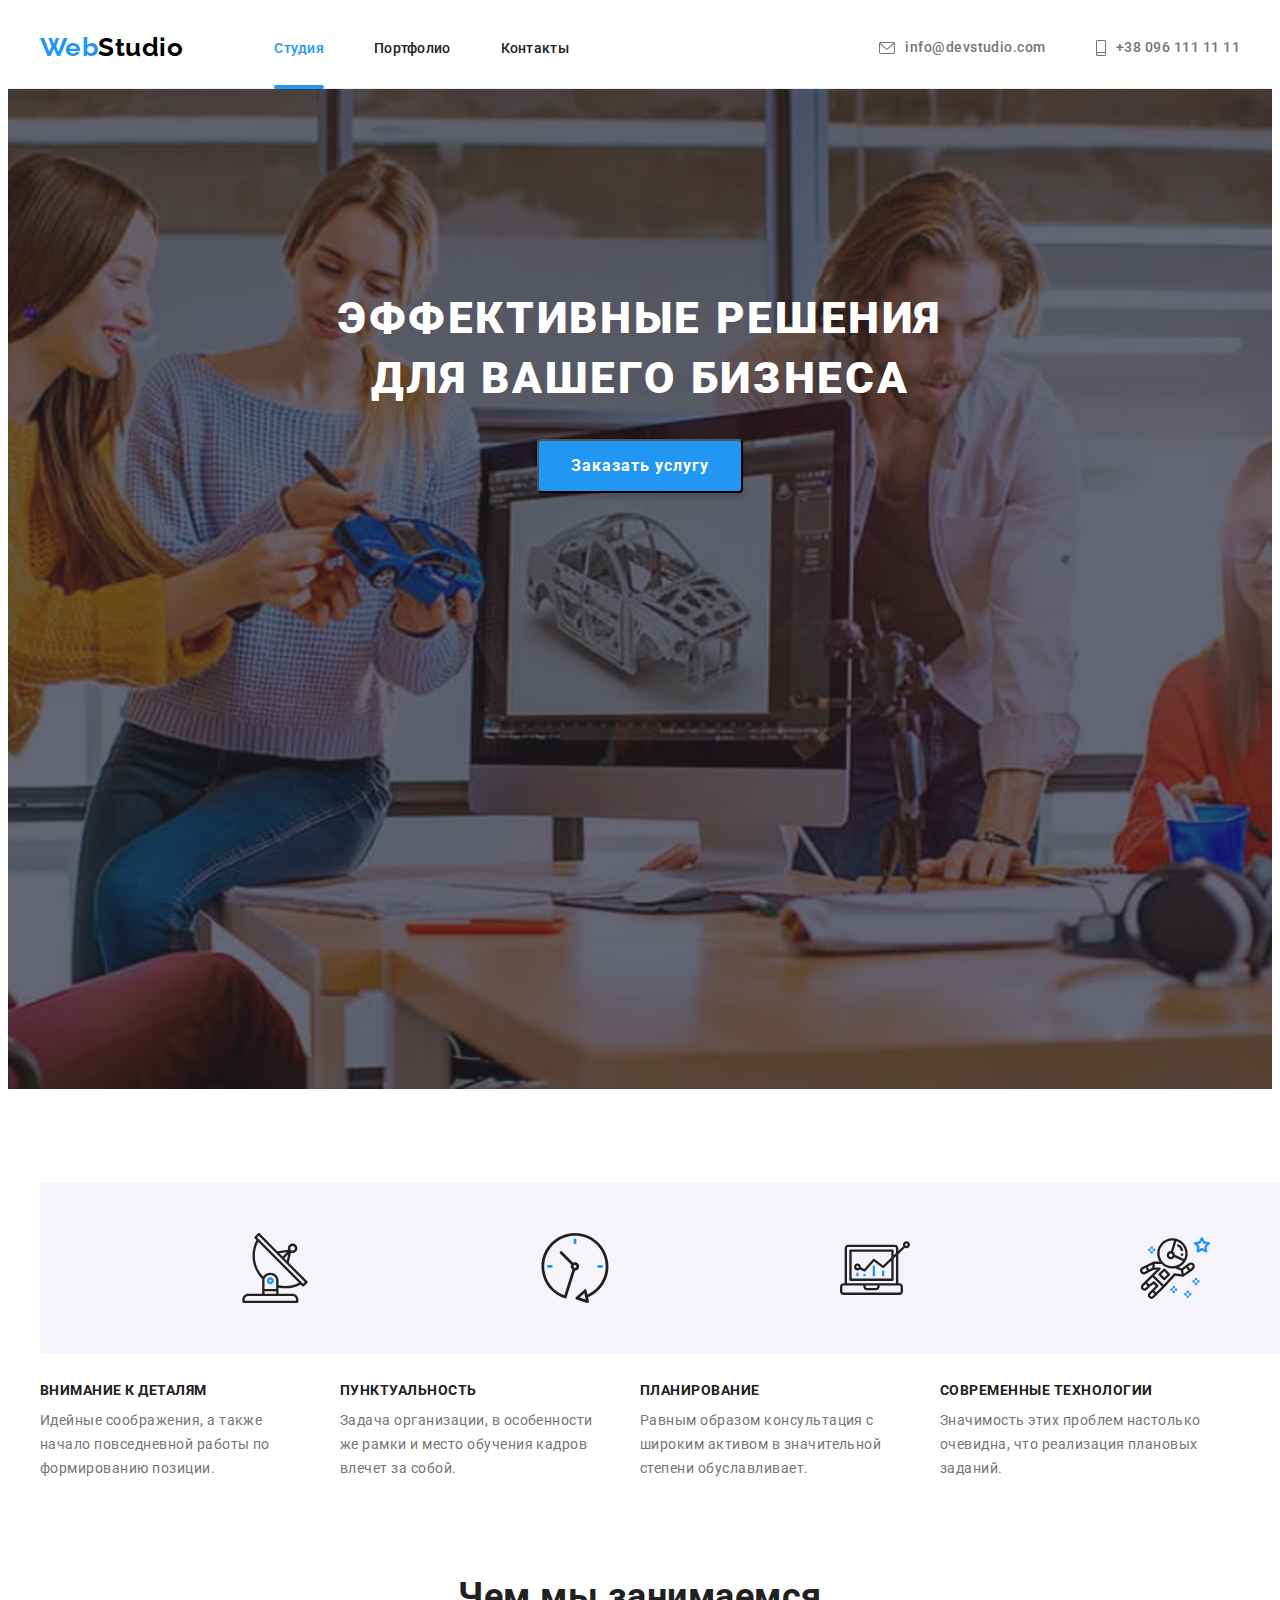
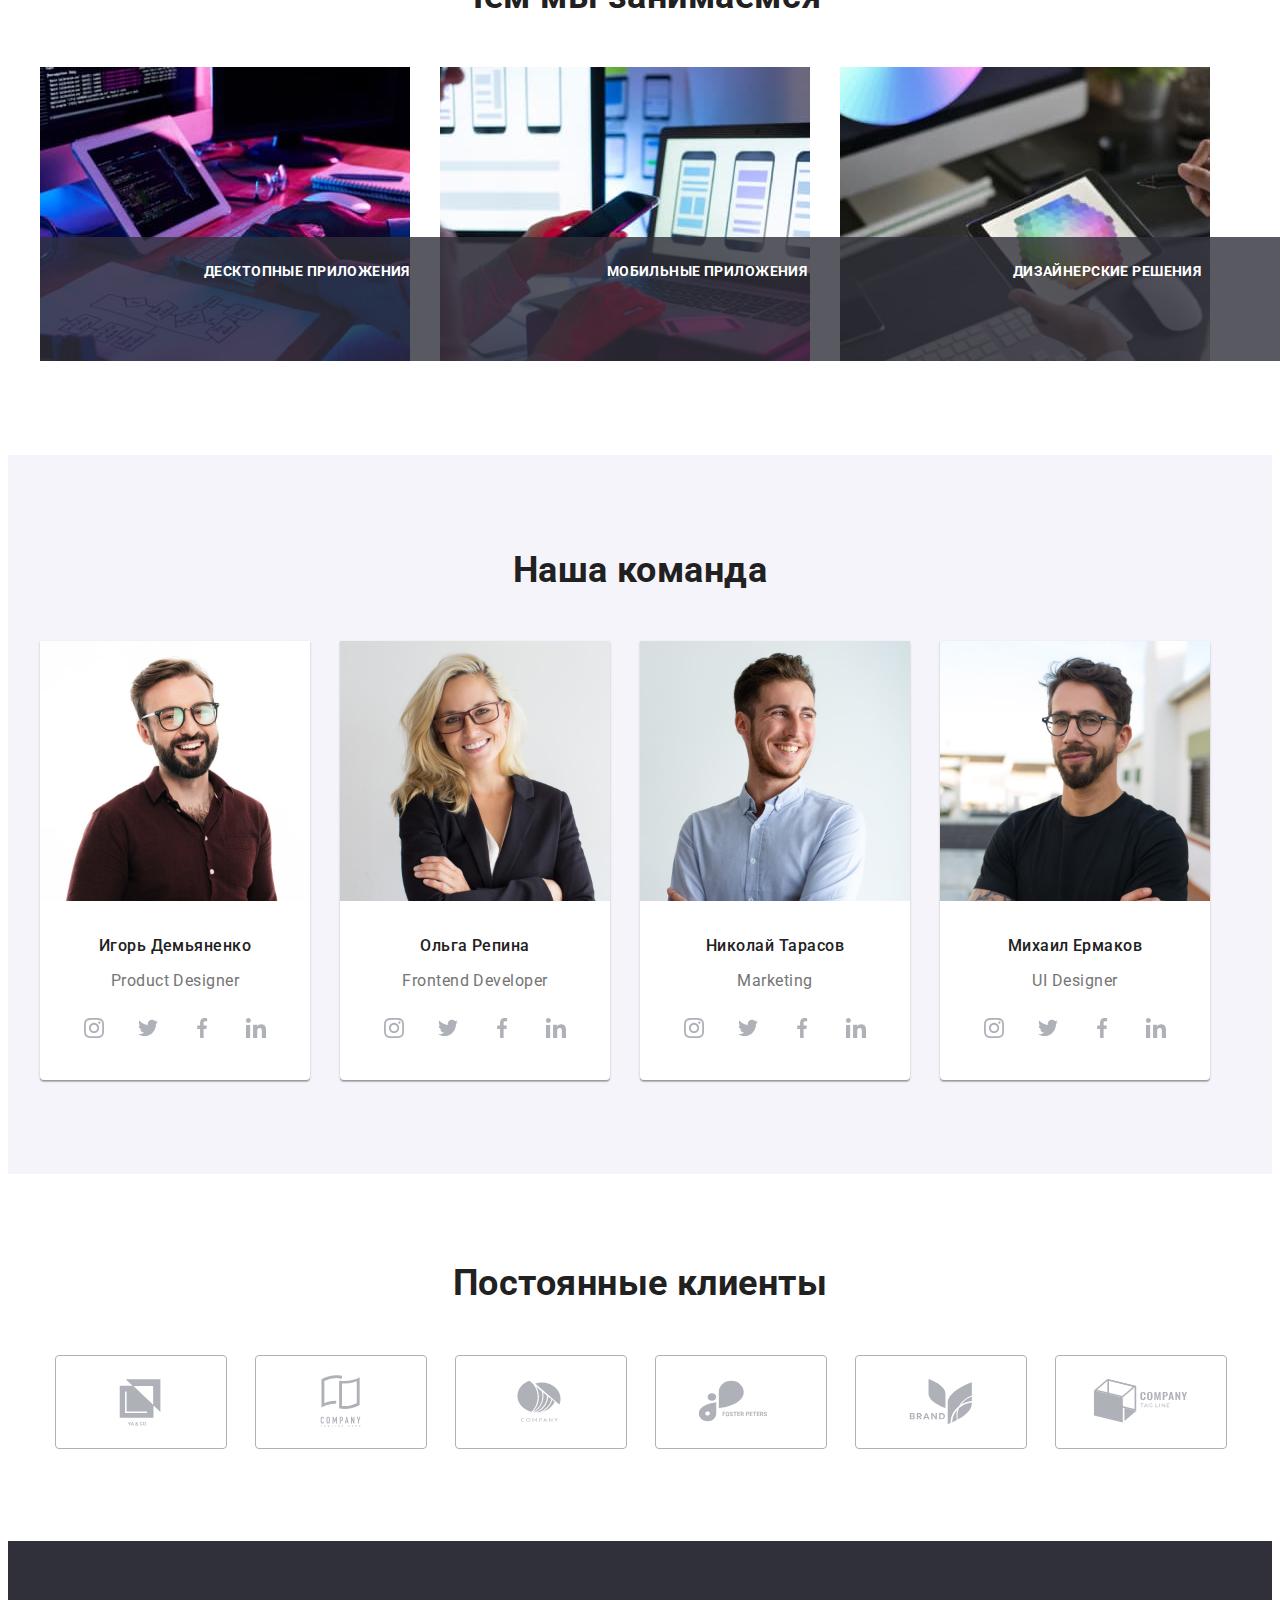
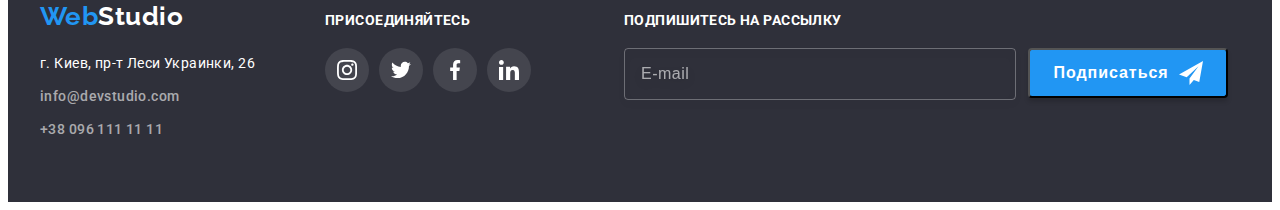
<file: index.html>
<!DOCTYPE html>
<html lang="ru">
<head>
    <meta charset="UTF-8">
    <meta http-equiv="X-UA-Compatible" content="IE=edge">
    <meta name="viewport" content="width=device-width, initial-scale=1.0">
    <title>Document</title>
    <link rel="preconnect" href="https://fonts.googleapis.com">
    <link rel="preconnect" href="https://fonts.gstatic.com" crossorigin>
    <link href="https://fonts.googleapis.com/css2?family=Raleway:wght@700&family=Roboto:wght@400;500;700;900&display=swap"
          rel="stylesheet">
    <link rel="stylesheet" href="https://cdnjs.cloudflare.com/ajax/libs/modern-normalize/1.1.0/modern-normalize.min.css"
          integrity="sha512-wpPYUAdjBVSE4KJnH1VR1HeZfpl1ub8YT/NKx4PuQ5NmX2tKuGu6U/JRp5y+Y8XG2tV+wKQpNHVUX03MfMFn9Q=="
          crossorigin="anonymous" referrerpolicy="no-referrer" />
    <link rel="stylesheet" href="./css/main.min.css">
</head>
<body>
    
    <!--Шапка сайта-->
        <header class="header">
        <div class="header__container container">
        <nav class="header__nav">
        <a href="" class="logo link"><span class="logo__web">Web</span>Studio </a>

        <ul class="site__nav list">
            <li class="site__item"> <a href="" class="site__link link current">Студия</a> </li>
            <li class="site__item"> <a href="./portfolio.html" class="site__link link">Портфолио</a> </li>
            <li class="site__item"> <a href="" class="site__link link">Контакты</a> </li>
        </ul>
        </nav>
        <ul class="contact__list list">
            <li class="contact__mail">
                <a href="mailto:info@devstudio.com" class="contact link">
                    <svg class="contact__envelope">
                        <use href="./images/icons.svg#icon-envelope"></use>
                    </svg>
                    info@devstudio.com</a>
            </li>
            <li class="contact__phone">
                <a href="tel:+380961111111" class="contact link">
                    <svg class="contact__smartphone">
                        <use href="./images/icons.svg#icon-smartphone"></use>
                    </svg>
                    +38 096 111 11 11</a>
            </li>
        </ul>
        </div>
        </header>
        
        <main>
    <!--Блок герой-->
        <section class="hero overlay">
            <div class="container">
            <h1 class="hero__title">Эффективные решения для вашего бизнеса</h1>
            <button type="button" class="hero__button" data-modal-open>Заказать услугу</button>
            </div>
        </section>
    
    <!--Наши приемущества-->
        <section class="benefits section">
            <div class="container">
            <h2 class="benefits__title visually-hidden">Наши приемущества</h2>
            <ul class="benefits__list list">
                <li class="benefits__item">
                    <div class="benefits__bg">
                        <svg class="benefits__icon antenna">
                            <use href="./images/icons.svg#icon-antenna"></use>
                        </svg>
                    </div>
                    <h3 class="benefits__subject">Внимание к деталям</h3>
                    <p class="benefits__text">Идейные соображения, а также начало повседневной работы по формированию позиции.</p>
                </li>
                <li class="benefits__item">
                    <div class="benefits__bg">
                        <svg class="benefits__icon clock">
                            <use href="./images/icons.svg#icon-clock"></use>
                        </svg>
                    </div>
                    <h3 class="benefits__subject">Пунктуальность</h3>
                    <p class="benefits__text">Задача организации, в особенности же рамки и место обучения кадров влечет за собой.</p>
                </li>
                <li class="benefits__item">
                    <div class="benefits__bg">
                        <svg class="benefits__icon">
                            <use href="./images/icons.svg#icon-diagram"></use>
                        </svg>
                    </div>
                    <h3 class="benefits__subject">Планирование</h3>
                    <p class="benefits__text">Равным образом консультация с широким активом в значительной степени обуславливает.</p>
                </li>
                <li class="benefits__item">
                    <div class="benefits__bg">
                        <svg class="benefits__icon">
                            <use href="./images/icons.svg#icon-astronaut"></use>
                        </svg>
                    </div>
                    <h3 class="benefits__subject">Современные технологии</h3>
                    <p class="benefits__text">Значимость этих проблем настолько очевидна, что реализация плановых заданий.</p>
                </li>
            </ul>
            </div>
        </section>

    <!--Чем мы занимаемся-->  
        <section class="work section">
            <div class="container">
                <h2 class="work__title">Чем мы занимаемся</h2>
                <ul class="work__list list">
                    <li class="work__item">
                        <img src="./images/img1.jpg" alt="работа с планшетом на клавиатуре" width="370" height="294">
                        <p class="work__text">Десктопные приложения</p>
                    </li>
                    <li class="work__item">
                        <img src="./images/img2.jpg" alt="человек с телефоном и ноутбуком" width="370" height="294">
                        <p class="work__text">Мобильные приложения</p>
                    </li>
                    <li class="work__item">
                        <img src="./images/img3.jpg" alt="работа с планшетом" width="370" height="294">
                        <p class="work__text">Дизайнерские решения</p>
                    </li>
                </ul>
            </div>
        </section>
     <!--Наша команда-->
        <section class="team section">
            <div class="container">
            <h2 class="team__title">Наша команда</h2>
            <ul class="team__list list">
                <li class="team__members">
                    <img src="./images/imgIgor.jpg" alt="Фото Игоря" width="270" height="260">
                    <div class="team__text">
                    <h3 class="team__subject">Игорь Демьяненко</h3>
                    <p lang="en" class="team__item">Product Designer</p>
                    <ul class="network__list list">
                        <li class="network__item">
                            <a href="" class="network__link">
                                <svg class="network__icon" width="20" height="20">
                                    <use href="./images/icons.svg#icon-instagram"></use>
                                </svg>
                            </a>
                        </li>
                        <li class="network__item">
                            <a href="" class="network__link">
                                <svg class="network__icon" width="20" height="20">
                                    <use href="./images/icons.svg#icon-twitter"></use>
                                </svg>
                            </a>
                        </li>
                        <li class="network__item">
                            <a href="" class="network__link">
                                <svg class="network__icon" width="20" height="20">
                                    <use href="./images/icons.svg#icon-facebook"></use>
                                </svg>
                            </a>
                        </li>
                        <li class="network__item">
                            <a href="" class="network__link">
                                <svg class="network__icon" width="20" height="20">
                                    <use href="./images/icons.svg#icon-linkedin"></use>
                                </svg>
                            </a>
                        </li>
                    </ul>
                    </div>
                </li>
                <li class="team__members">
                    <img src="./images/imgOlga.jpg" alt="Фото Ольги" width="270" height="260">
                    <div class="team__text">
                    <h3 class="team__subject">Ольга Репина</h3>
                    <p lang="en" class="team__item">Frontend Developer</p>
                    <ul class="network__list list">
                        <li class="network__item">
                            <a href="" class="network__link">
                                <svg class="network__icon" width="20" height="20">
                                    <use href="./images/icons.svg#icon-instagram"></use>
                                </svg>
                            </a>
                        </li>
                        <li class="network__item">
                            <a href="" class="network__link">
                                <svg class="network__icon" width="20" height="20">
                                    <use href="./images/icons.svg#icon-twitter"></use>
                                </svg>
                            </a>
                        </li>
                        <li class="network__item">
                            <a href="" class="network__link">
                                <svg class="network__icon" width="20" height="20">
                                    <use href="./images/icons.svg#icon-facebook"></use>
                                </svg>
                            </a>
                        </li>
                        <li class="network__item">
                            <a href="" class="network__link">
                                <svg class="network__icon" width="20" height="20">
                                    <use href="./images/icons.svg#icon-linkedin"></use>
                                </svg>
                            </a>
                        </li>
                    </ul>
                    </div>
                </li>
                <li class="team__members">
                    <img src="./images/imgNik.jpg" alt="Фото Николая" width="270" height="260">
                    <div class="team__text">
                    <h3 class="team__subject">Николай Тарасов</h3>
                    <p lang="en" class="team__item">Marketing</p>
                    <ul class="network__list list">
                        <li class="network__item">
                            <a href="" class="network__link">
                                <svg class="network__icon" width="20" height="20">
                                    <use href="./images/icons.svg#icon-instagram"></use>
                                </svg>
                            </a>
                        </li>
                        <li class="network__item">
                            <a href="" class="network__link">
                                <svg class="network__icon" width="20" height="20">
                                    <use href="./images/icons.svg#icon-twitter"></use>
                                </svg>
                            </a>
                        </li>
                        <li class="network__item">
                            <a href="" class="network__link">
                                <svg class="network__icon" width="20" height="20">
                                    <use href="./images/icons.svg#icon-facebook"></use>
                                </svg>
                            </a>
                        </li>
                        <li class="network__item">
                            <a href="" class="network__link">
                                <svg class="network__icon" width="20" height="20">
                                    <use href="./images/icons.svg#icon-linkedin"></use>
                                </svg>
                            </a>
                        </li>
                    </ul>
                    </div>
                </li>
                <li class="team__members">
                    <img src="./images/imgMichail.jpg" alt="Фото Михаила" width="270" height="260">
                    <div class="team__text">
                    <h3 class="team__subject">Михаил Ермаков</h3>
                    <p lang="en" class="team__item">UI Designer</p>
                    <ul class="network__list list">
                        <li class="network__item">
                            <a href="" class="network__link">
                                <svg class="network__icon" width="20" height="20">
                                    <use href="./images/icons.svg#icon-instagram"></use>
                                </svg>
                            </a>
                        </li>
                        <li class="network__item">
                            <a href="" class="network__link">
                                <svg class="network__icon" width="20" height="20">
                                    <use href="./images/icons.svg#icon-twitter"></use>
                                </svg>
                            </a>
                        </li>
                        <li class="network__item">
                            <a href="" class="network__link">
                                <svg class="network__icon" width="20" height="20">
                                    <use href="./images/icons.svg#icon-facebook"></use>
                                </svg>
                            </a>
                        </li>
                        <li class="network__item">
                            <a href="" class="network__link">
                                <svg class="network__icon" width="20" height="20">
                                    <use href="./images/icons.svg#icon-linkedin"></use>
                                </svg>
                            </a>
                        </li>
                    </ul>
                    </div>
                </li>
            </ul>
            </div>
        </section>
    <!--Постоянные клиенты-->
        <section class="clients">
            <div class="container">
                <h2 class="clients__title">Постоянные клиенты</h2>
                <ul class="clients__list list">
                    <li class="clients__item">
                        <a href="" class="cliets__link">
                            <svg class="clients__icon" width="106" height="60">
                                <use href="./images/icons.svg#icon-Logo1"></use>
                            </svg>
                        </a>
                    </li>
                    <li class="clients__item">
                        <a href="" class="cliets__link">
                            <svg class="clients__icon" width="106" height="60">
                                <use href="./images/icons.svg#icon-Logo2"></use>
                            </svg>
                        </a>
                    </li>
                    <li class="clients__item">
                        <a href="" class="cliets__link">
                            <svg class="clients__icon" width="106" height="60">
                                <use href="./images/icons.svg#icon-Logo3"></use>
                            </svg>
                        </a>
                    </li>
                    <li class="clients__item">
                        <a href="" class="cliets__link">
                            <svg class="clients__icon" width="106" height="60">
                                <use href="./images/icons.svg#icon-Logo4"></use>
                            </svg>
                        </a>
                    </li>
                    <li class="clients__item">
                        <a href="" class="cliets__link">
                            <svg class="clients__icon" width="106" height="60">
                                <use href="./images/icons.svg#icon-Logo5"></use>
                            </svg>
                        </a>
                    </li>
                    <li class="clients__item">
                        <a href="" class="cliets__link">
                            <svg class="clients__icon" width="106" height="60">
                                <use href="./images/icons.svg#icon-Logo6"></use>
                            </svg>
                        </a>
                    </li>
                </ul>
            </div>
        </section>

    </main>

    <!--Футер-->
        <footer class="footer">
            <div class="footer__container container">
                <div class="footer__adress">
            <a href="" class="footer__logo link"><span class="footer__web">Web</span>Studio </a>
            <address class="footer__card">
                <p class="footer__location">г. Киев, пр-т Леси Украинки, 26 </p>
                <ul class="footer__list list"> 
                <li class="footer__mail"><a href="mailto:info@devstudio.com" class="footer__contact link">info@devstudio.com</a> </li>
                <li class="footer__phone"><a href="tel:+380961111111" class="footer__contact link">+38 096 111 11 11</a></li>
                </ul>
            </address>
                </div>
            <div class="social__container">
                <p class="social__title">присоединяйтесь</p>
                <ul class="social__list list">
                    <li class="social__item">
                        <a href="" class="social__link">
                            <svg class="social__icon" width="20" height="20">
                                <use href="./images/icons.svg#icon-instagram"></use>
                            </svg>
                        </a>
                    </li>
                    <li class="social__item">
                        <a href="" class="social__link">
                            <svg class="social__icon" width="20" height="20">
                                <use href="./images/icons.svg#icon-twitter"></use>
                            </svg>
                        </a>
                    </li>
                    <li class="social__item">
                        <a href="" class="social__link">
                            <svg class="social__icon" width="20" height="20">
                                <use href="./images/icons.svg#icon-facebook"></use>
                            </svg>
                        </a>
                    </li>
                    <li class="social__item">
                        <a href="" class="social__link">
                            <svg class="social__icon" width="20" height="20">
                                <use href="./images/icons.svg#icon-linkedin"></use>
                            </svg>
                        </a>
                    </li>
                </ul>
            </div>
            <div class="footer__wrap">
                <p class="footer__text">Подпишитесь на рассылку</p>
                <form action="#" class="subscribe">
                    <input type="email" class="subscribe__input" name="email" placeholder="E-mail">
                    <button type="submit" class="subscribe__button">Подписаться
                        <svg class="subscribe__icon" width="24" height="24">
                            <use href="./images/icons.svg#icon-send"></use>
                        </svg>
                    </button>
                </form>
            </div>
            </div>
        </footer> 
    <!--Модалка-->
    <div class="backdrop is-hidden" data-modal>
        <div class="modal">
            <button type="button" class="modal__button" data-modal-close>
                <svg class="modal__close" width="18" height="18">
                    <use href="./images/icons.svg#icon-close"></use>
                </svg>
            </button>
            <p class="modal__title">Оставьте свои данные, мы вам перезвоним</p>
            <form action="#" class="form">
                <div class="form__field">
                    <label for="name" class="form__label">Имя</label>
                    <span class="form__wrap">
                    <input type="text" id="name" name="name" class="form__input" placeholder=" ">
                        <svg class="form__icon" width="18" height="18">
                            <use href="./images/icons.svg#icon-person"></use>
                        </svg>
                    </span>
                </div>
                <div class="form__field">
                    <label for="tel" class="form__label">Телефон</label>
                    <span class="form__wrap">
                    <input type="tel" id="tel" name="tel" class="form__input" placeholder=" ">
                        <svg class="form__icon" width="18" height="18">
                            <use href="./images/icons.svg#icon-phone"></use>
                        </svg>
                    </span>
                </div>
                <div class="form__field">
                    <label for="email" class="form__label">Почта</label>
                    <span class="form__wrap">
                    <input type="email" id="email" name="email" class="form__input" placeholder=" ">
                        <svg class="form__icon" width="18" height="18">
                            <use href="./images/icons.svg#icon-email"></use>
                        </svg>
                    </span>
                </div>
                <div class="form__field">
                    <label for="comments" class="form__label">Комментарий</label>
                    <textarea name="comments" id="comments" class="form__comments" placeholder="Введите текст"></textarea>
                </div>
                <div class="form__field">
                    <input type="checkbox" name="policy" id="policy" class="check visually-hidden">
                    <label for="policy" class="check__text">
                        <span class="check__item">
                        <svg class="check__icon" width="11" height="8">
                            <use href="./images/icons.svg#icon-check"></use>
                        </svg>
                        </span>Соглашаюсь с рассылкой и принимаю&nbsp;<a href="" class="check__link">Условия договора</a>
                    </label>
                </div>
                <button type="submit" class="button__send">Отправить</button>
            </form>
        </div>
    </div>
        <script src="./js/modal.js"></script>
</body>
</html>
</file>
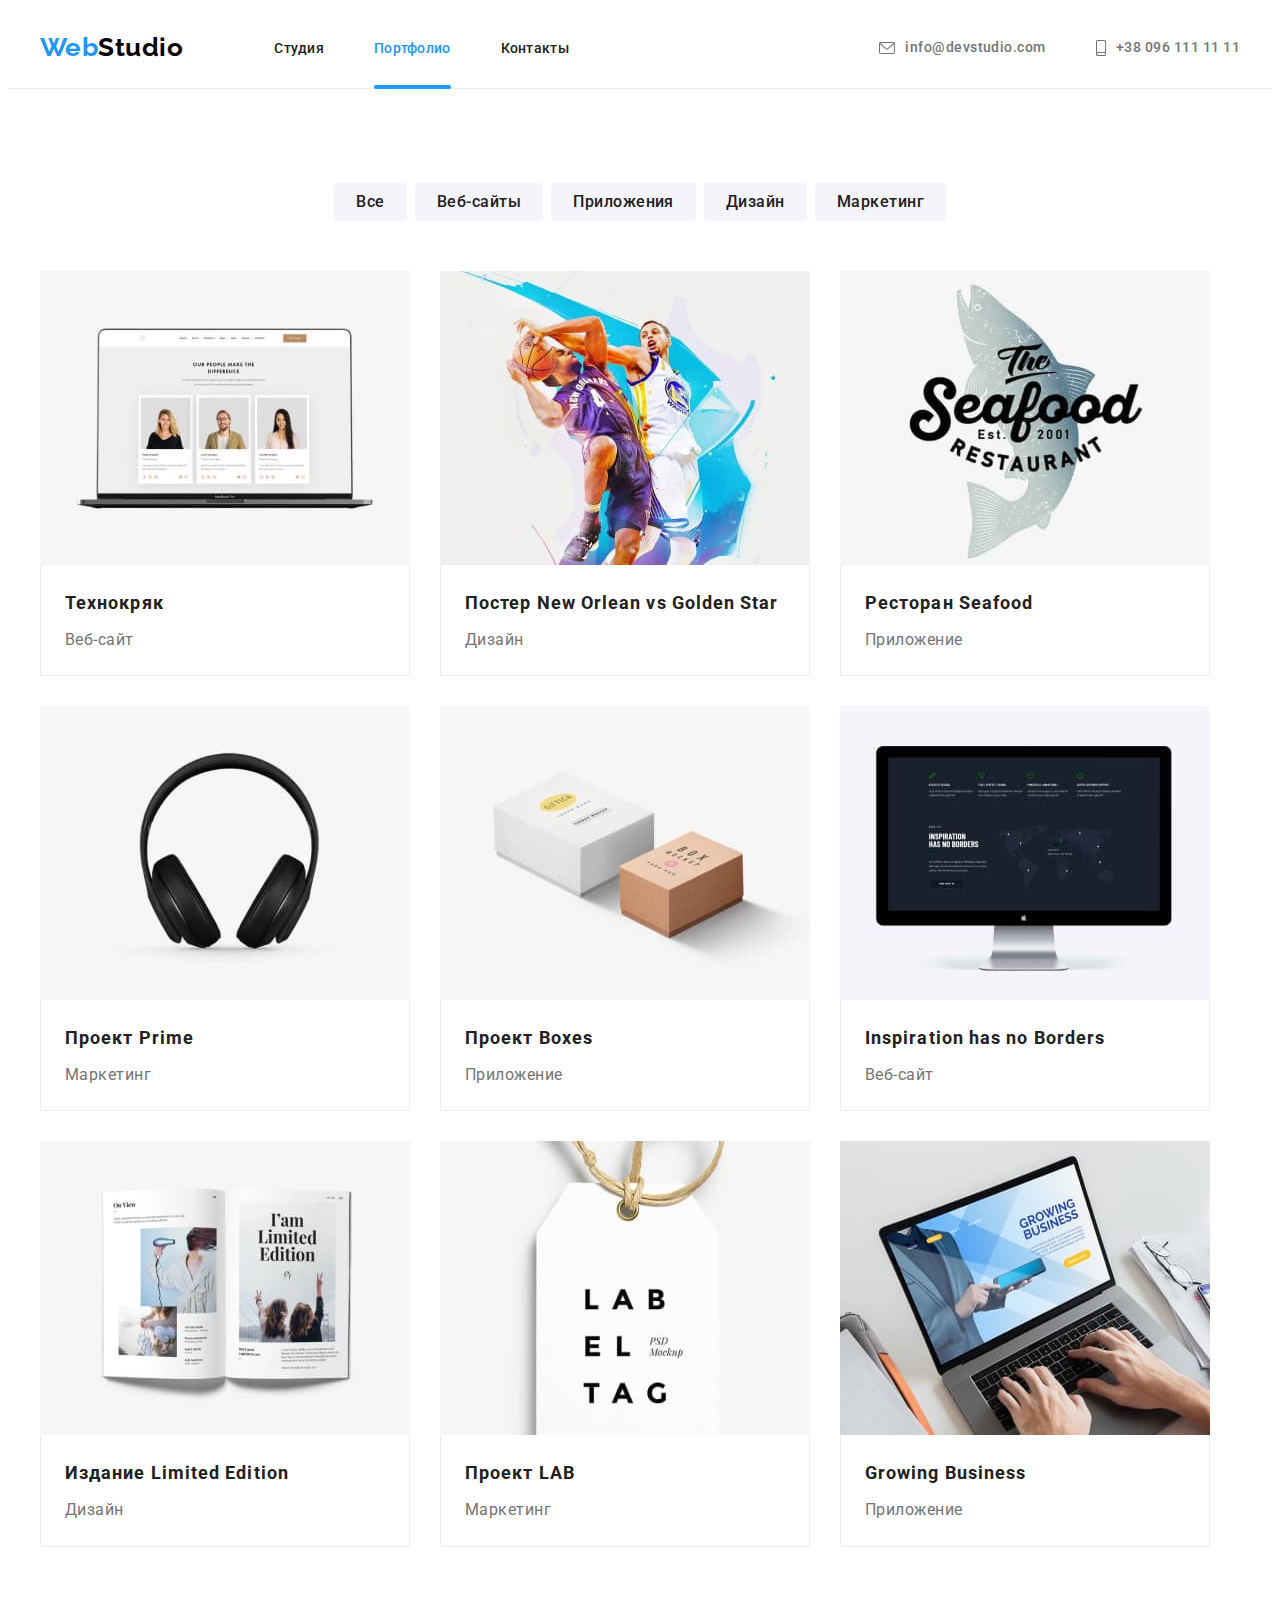
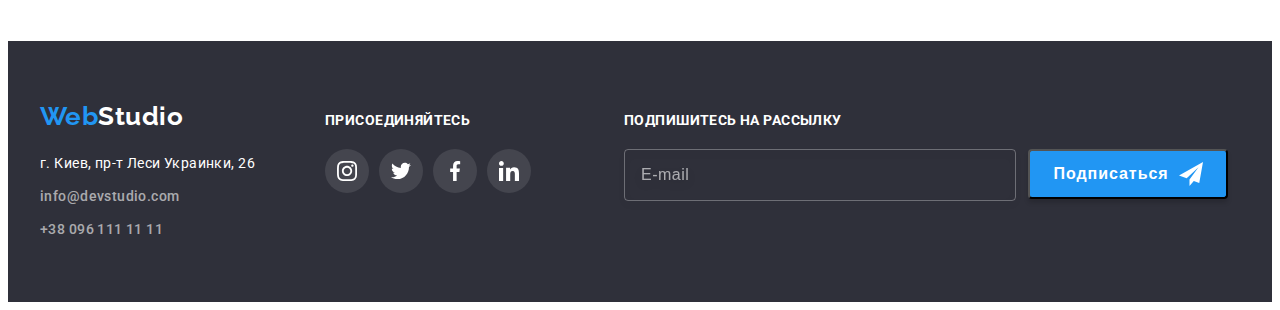
<file: portfolio.html>
<!DOCTYPE html>
<html lang="ru">

<head>
    <meta charset="UTF-8">
    <meta http-equiv="X-UA-Compatible" content="IE=edge">
    <meta name="viewport" content="width=device-width, initial-scale=1.0">
    <title>Document</title>
    <link rel="preconnect" href="https://fonts.googleapis.com">
    <link rel="preconnect" href="https://fonts.gstatic.com" crossorigin>
    <link href="https://fonts.googleapis.com/css2?family=Raleway:wght@700&family=Roboto:wght@400;500;700;900&display=swap"
          rel="stylesheet">
    <link rel="stylesheet" href="https://cdnjs.cloudflare.com/ajax/libs/modern-normalize/1.1.0/modern-normalize.min.css"
          integrity="sha512-wpPYUAdjBVSE4KJnH1VR1HeZfpl1ub8YT/NKx4PuQ5NmX2tKuGu6U/JRp5y+Y8XG2tV+wKQpNHVUX03MfMFn9Q=="
          crossorigin="anonymous" referrerpolicy="no-referrer" />
    <link rel="stylesheet" href="./css/main.min.css">
</head>

<body>

    <!--Шапка сайта-->
    <header class="header">
        <div class="header__container container">
            <nav class="header__nav">
                <a href="" class="logo link"><span class="logo__web">Web</span>Studio </a>
    
                <ul class="site__nav list">
                    <li class="site__item"> <a href="./index.html" class="site__link link">Студия</a> </li>
                    <li class="site__item"> <a href="./portfolio.html" class="site__link link current">Портфолио</a> </li>
                    <li class="site__item"> <a href="" class="site__link link">Контакты</a> </li>
                </ul>
            </nav>
            <ul class="contact__list list">
                <li class="contact__mail">
                    <a href="mailto:info@devstudio.com" class="contact link">
                        <svg class="contact__envelope">
                            <use href="./images/icons.svg#icon-envelope"></use>
                        </svg>
                        info@devstudio.com</a>
                </li>
                <li class="contact__phone">
                    <a href="tel:+380961111111" class="contact link">
                        <svg class="contact__smartphone">
                            <use href="./images/icons.svg#icon-smartphone"></use>
                        </svg>
                        +38 096 111 11 11</a>
                </li>
            </ul>
        </div>
    </header>
    <!-- Наши роботы -->
    <main>
        <section class="features section">
            <div class="container">
            <h1 class="features__title visually-hidden">Наши работы</h1>
            <ul class="features__list list">
                <li class="features__item"><button type="button" class="features__btn">Все</button></li>
                <li class="features__item"><button type="button" class="features__btn">Веб-сайты</button></li>
                <li class="features__item"><button type="button" class="features__btn">Приложения</button></li>
                <li class="features__item"><button type="button" class="features__btn">Дизайн</button></li>
                <li class="features__item"><button type="button" class="features__btn">Маркетинг</button></li>
            </ul>

            <ul class="examples__list list">
                <li class="examples__items">
                    <a href="" class="examples__link link">
                        <div class="examples__wrap">
                        <img src="./images/technocriak.jpg" alt="Технокряк" width="370" height="294">
                        <p class="examples__description">Технокряк это современная площадка распространения коронавируса. 
                            Компании используют эту платформу для цифрового
                            шпионажа и атак на защищённые сервера конкурентов.
                        </p>
                        </div>
                        <div class="examples__thumb">
                        <h2 class="examples__title">Технокряк</h2>
                        <p class="examples__text">Веб-сайт</p>
                        </div>
                    </a>
                </li>
                <li class="examples__items">
                    <a href="" class="examples__link link">
                        <div class="examples__wrap">
                        <img src="./images/poster.jpg" alt="Постер команд" width="370" height="294">
                        <p class="examples__description">Технокряк это современная площадка распространения коронавируса.
                            Компании используют эту платформу для цифрового
                            шпионажа и атак на защищённые сервера конкурентов.
                        </p>
                        </div>
                        <div class="examples__thumb">
                        <h2 class="examples__title">Постер New Orlean vs Golden Star</h2>
                        <p class="examples__text">Дизайн</p>
                        </div>
                    </a>
                </li>
                <li class="examples__items">
                    <a href="" class="examples__link link">
                        <div class="examples__wrap">
                        <img src="./images/restoran.jpg" alt="Логотип ресторана" width="370" height="294">
                        <p class="examples__description">Технокряк это современная площадка распространения коронавируса.
                            Компании используют эту платформу для цифрового
                            шпионажа и атак на защищённые сервера конкурентов.
                        </p>
                        </div>
                        <div class="examples__thumb">
                        <h2 class="examples__title">Ресторан Seafood</h2>
                        <p class="examples__text">Приложение</p>
                        </div>
                    </a>
                </li>
                <li class="examples__items">
                    <a href="" class="examples__link link">
                        <div class="examples__wrap">
                        <img src="./images/prime.jpg" alt="Наушники" width="370" height="294">
                        <p class="examples__description">Технокряк это современная площадка распространения коронавируса.
                            Компании используют эту платформу для цифрового
                            шпионажа и атак на защищённые сервера конкурентов.
                        </p>
                        </div>
                        <div class="examples__thumb">
                        <h2 class="examples__title">Проект Prime</h2>
                        <p class="examples__text">Маркетинг</p>
                        </div>
                    </a>
                </li>
                <li class="examples__items">
                    <a href="" class="examples__link link">
                        <div class="examples__wrap">
                        <img src="./images/boxes.jpg" alt="Коробочки" width="370" height="294">
                        <p class="examples__description">Технокряк это современная площадка распространения коронавируса.
                            Компании используют эту платформу для цифрового
                            шпионажа и атак на защищённые сервера конкурентов.
                        </p>
                        </div>
                        <div class="examples__thumb">
                        <h2 class="examples__title">Проект Boxes</h2>
                        <p class="examples__text">Приложение</p>
                        </div>
                    </a>
                </li>
                <li class="examples__items">
                    <a href="" class="examples__link link">
                        <div class="examples__wrap">
                        <img src="./images/ispiration.jpg" alt="Монитор" width="370" height="294">
                        <p class="examples__description">Технокряк это современная площадка распространения коронавируса.
                            Компании используют эту платформу для цифрового
                            шпионажа и атак на защищённые сервера конкурентов.
                        </p>
                        </div>
                        <div class="examples__thumb">
                        <h2 class="examples__title">Inspiration has no Borders</h2>
                        <p class="examples__text">Веб-сайт</p>
                        </div>
                    </a>
                </li>
                <li class="examples__items">
                    <a href="" class="examples__link link">
                        <div class="examples__wrap">
                        <img src="./images/edition.jpg" alt="Книга" width="370" height="294">
                        <p class="examples__description">Технокряк это современная площадка распространения коронавируса.
                            Компании используют эту платформу для цифрового
                            шпионажа и атак на защищённые сервера конкурентов.
                        </p>
                        </div>
                        <div class="examples__thumb">
                        <h2 class="examples__title">Издание Limited Edition</h2>
                        <p class="examples__text">Дизайн</p>
                        </div>
                    </a>
                </li>
                <li class="examples__items">
                    <a href="" class="examples__link link">
                        <div class="examples__wrap">
                        <img src="./images/projectlab.jpg" alt="Ярлычок" width="370" height="294">
                        <p class="examples__description">Технокряк это современная площадка распространения коронавируса.
                            Компании используют эту платформу для цифрового
                            шпионажа и атак на защищённые сервера конкурентов.
                        </p>
                        </div>
                        <div class="examples__thumb">
                        <h2 class="examples__title">Проект LAB</h2>
                        <p class="examples__text">Маркетинг</p>
                        </div>
                    </a>
                </li>
                <li class="examples__items">
                    <a href="" class="examples__link link">
                        <div class="examples__wrap">
                        <img src="./images/growingbusines.jpg" alt="Ноутбук" width="370" height="294">
                        <p class="examples__description">Технокряк это современная площадка распространения коронавируса.
                            Компании используют эту платформу для цифрового
                            шпионажа и атак на защищённые сервера конкурентов.
                        </p>
                        </div>
                        <div class="examples__thumb">
                        <h2 class="examples__title">Growing Business</h2>
                        <p class="examples__text">Приложение</p>
                        </div>
                    </a>
                </li>


            </ul>
            </div>
        </section>


    </main>

    <!--Футер-->
    <footer class="footer">
        <div class="footer__container container">
            <div class="footer__adress">
                <a href="" class="footer__logo link"><span class="footer__web">Web</span>Studio </a>
                <address class="footer__card">
                    <p class="footer__location">г. Киев, пр-т Леси Украинки, 26 </p>
                    <ul class="footer__list list">
                        <li class="footer__mail"><a href="mailto:info@devstudio.com"
                                class="footer__contact link">info@devstudio.com</a> </li>
                        <li class="footer__phone"><a href="tel:+380961111111" class="footer__contact link">+38 096 111 11
                                11</a></li>
                    </ul>
                </address>
            </div>
            <div class="social__container">
                <p class="social__title">присоединяйтесь</p>
                <ul class="social__list list">
                    <li class="social__item">
                        <a href="" class="social__link">
                            <svg class="social__icon" width="20" height="20">
                                <use href="./images/icons.svg#icon-instagram"></use>
                            </svg>
                        </a>
                    </li>
                    <li class="social__item">
                        <a href="" class="social__link">
                            <svg class="social__icon" width="20" height="20">
                                <use href="./images/icons.svg#icon-twitter"></use>
                            </svg>
                        </a>
                    </li>
                    <li class="social__item">
                        <a href="" class="social__link">
                            <svg class="social__icon" width="20" height="20">
                                <use href="./images/icons.svg#icon-facebook"></use>
                            </svg>
                        </a>
                    </li>
                    <li class="social__item">
                        <a href="" class="social__link">
                            <svg class="social__icon" width="20" height="20">
                                <use href="./images/icons.svg#icon-linkedin"></use>
                            </svg>
                        </a>
                    </li>
                </ul>
            </div>
            <div class="footer__wrap">
                <p class="footer__text">Подпишитесь на рассылку</p>
                <form action="#" class="subscribe">
                    <input type="email" class="subscribe__input" name="email" placeholder="E-mail">
                    <button type="submit" class="subscribe__button">Подписаться
                        <svg class="subscribe__icon" width="24" height="24">
                            <use href="./images/icons.svg#icon-send"></use>
                        </svg>
                    </button>
                </form>
            </div>
        </div>
    </footer>

</body>

</html>
</file>
<file: css/main.min.css>
:root{--primery-text-color: #757575;--title-text-color: #212121;--accent-color: #2196f3;--primery-white-color: #ffffff;--background-color-battons: #f5f4fa;--icons-color: #afb1b8}p,h1,h2,h3,h4,h5,h6{margin:0}ul{margin:0;padding:0}button{cursor:pointer}img{display:block;max-width:100%;height:auto}.visually-hidden{position:absolute;width:1px;height:1px;margin:-1px;border:0;padding:0;white-space:nowrap;clip-path:inset(100%);clip:rect(0 0 0 0);overflow:hidden}.container{width:1200px;padding-left:15px;padding-right:15px;margin:0 auto}body{color:var(--primery-text-color);background-color:var(--primery-white-color);font-family:Roboto, sans-serif;letter-spacing:0.03em}.list{list-style:none}.link{text-decoration:none}.section{padding-top:94px;padding-bottom:94px}.logo{color:#000000;font-family:Raleway, sans-serif;font-weight:700;font-size:26px;line-height:1.2}.logo__web{color:var(--accent-color);font-family:Raleway, sans-serif}.header__container{display:flex;align-items:center}.header__nav{display:flex;align-items:center}.header{border-bottom:1px solid #ececec}.site__nav{display:flex;margin-left:91px}.site__link{position:relative;display:block;padding-top:32px;padding-bottom:32px;transition:color 250ms cubic-bezier(0.4, 0, 0.2, 1)}.site__item:not(:last-child){margin-right:50px}.site__nav .link{color:var(--title-text-color);font-weight:500;font-size:14px;line-height:1, 14;letter-spacing:0.02em}.site__nav .link:hover,.site__nav .link:focus,.site__nav .link.current{color:var(--accent-color)}.current::after{position:absolute;content:'';margin-top:0;left:0;bottom:-1px;display:inline-block;width:100%;height:4px;background:var(--accent-color);border-radius:2px}.contact__envelope{width:16px;height:12px;margin-right:10px;fill:currentColor}.contact__phone{margin-left:50px}.contact__smartphone{width:10px;height:16px;margin-right:10px;fill:currentColor}.contact__list{display:flex;margin-left:auto}.contact__list .contact{color:var(--primery-text-color);font-weight:500;font-size:14px;line-height:1.14}.contact{display:flex;align-items:center;padding-top:32px;padding-bottom:32px;transition:color 250ms cubic-bezier(0.4, 0, 0.2, 1)}.contact__list .contact:hover,.contact__list .contact:focus{color:var(--accent-color)}.hero{padding-top:200px;padding-bottom:200px;background-color:#2f303a}.overlay{max-width:1600px;height:600px;margin-left:auto;margin-right:auto;background:#c4c4c4;background-image:linear-gradient(to right, rgba(47,48,58,0.4), rgba(47,48,58,0.4)),url(../images/overlay.jpg);background-repeat:no-repeat;background-position:center;background-size:cover}.hero__title{display:block;margin-bottom:30px;max-width:696px;font-weight:900;font-size:44px;line-height:1.36;text-align:center;letter-spacing:0.06em;text-transform:uppercase;margin-left:auto;margin-right:auto;color:var(--primery-white-color)}.hero__button{display:flex;align-items:center;text-align:center;justify-content:center;transition:background-color 250ms cubic-bezier(0.4, 0, 0.2, 1),box-shadow 250ms cubic-bezier(0.4, 0, 0.2, 1);letter-spacing:0.06em;min-width:200px;min-height:50px;box-shadow:0px 4px 4px rgba(0,0,0,0.15);border-radius:4px;cursor:pointer;padding:10px 32px;margin-left:auto;margin-right:auto;font-family:inherit;font-weight:bold;font-size:16px;line-height:30px;color:var(--primery-white-color);background-color:var(--accent-color)}.hero__button:hover,.hero__button:focus{color:var(--primery-white-color);background-color:#188ce8;box-shadow:0px 4px 4px rgba(0,0,0,0.15)}.benefits__bg{display:flex;align-items:center;justify-content:center;padding-top:25px;padding-bottom:25px;padding-right:100px;padding-left:100px;margin-bottom:30px;width:270px;height:120px;background:var(--background-color-battons);border-radius:4px}.benefits__icon{width:70px;height:70px}.benefits{padding-bottom:0}.benefits__list{display:flex;flex-wrap:wrap}.benefits__item{margin-right:30px;max-width:270px}.benefits__item:nth-child(4n){margin-right:0px}.benefits__title,.benefits__subject{color:var(--title-text-color)}.benefits__subject{margin-bottom:10px;font-weight:700;font-size:14px;line-height:1.14;text-transform:uppercase;color:var(--title-text-color)}.benefits__text{font-size:14px;line-height:1.71}.work__item{position:relative}.work__text{position:absolute;display:block;bottom:0;left:0;padding:27px 82px;width:370px;height:70px;font-weight:700;font-size:14px;line-height:1.14;text-align:center;letter-spacing:0.03em;text-transform:uppercase;background:rgba(47,48,58,0.8);color:var(--primery-white-color)}.work__list{display:flex;flex-wrap:wrap}.work__item{margin-right:30px;width:370px}.work__item:nth-child(3n){margin-right:0px}.work__title{margin-bottom:50px;font-weight:700;font-size:36px;line-height:1.17;text-align:center;color:var(--title-text-color)}.team__list{display:flex;flex-wrap:wrap}.team__members{margin-right:30px;background:var(--primery-white-color);box-shadow:0px 1px 3px rgba(0,0,0,0.12),0px 1px 1px rgba(0,0,0,0.14),0px 2px 1px rgba(0,0,0,0.2);border-radius:0px 0px 4px 4px}.team__members:nth-child(4n){margin-right:0px}.team__title{margin-bottom:50px;font-size:36px;line-height:1.17;text-align:center;color:var(--title-text-color)}.team__subject{margin-bottom:10px;font-weight:500;font-size:16px;line-height:1.9;text-align:center;color:var(--title-text-color)}.team__item{font-size:16px;line-height:1.19;text-align:center;margin-bottom:16px}.team__text{padding-top:30px;padding-bottom:30px}.team{background:var(--background-color-battons)}.network__list{display:flex;justify-content:center}.network__item{width:44px;height:44px}.network__item+.network__item{margin-left:10px}.network__link{display:flex;justify-content:center;transition:color 250ms cubic-bezier(0.4, 0, 0.2, 1),background-color 250ms cubic-bezier(0.4, 0, 0.2, 1);align-items:center;width:100%;height:100%;background-color:var(--primery-white-color);border-radius:50%;color:var(--icons-color)}.network__link:hover,.network__link:focus{color:var(--primery-white-color);background-color:var(--accent-color)}.network__icon{fill:currentColor}.clients{padding-top:88px;padding-bottom:94px}.clients__title{margin-bottom:50px;font-size:36px;line-height:1.17;text-align:center;color:var(--title-text-color)}.clients__list{display:flex;justify-content:center}.clients__item{width:170px;height:92px}.clients__item+.clients__item{margin-left:30px}.cliets__link{width:100%;height:100%;display:flex;justify-content:center;align-items:center;transition:color 250ms cubic-bezier(0.4, 0, 0.2, 1),background-color 250ms cubic-bezier(0.4, 0, 0.2, 1);background-color:var(--primery-white-color);border:1px solid var(--icons-color);border-radius:4px;color:var(--icons-color)}.cliets__link:hover,.cliets__link:focus{color:var(--accent-color);border:1px solid var(--accent-color)}.clients__icon{fill:currentColor}.footer{padding-top:60px;padding-bottom:60px;background-color:#2f303a}.address__container{margin-top:20px}.footer__mail{margin-bottom:9px}.footer__logo{display:block;margin-bottom:20px;font-family:Raleway, sans-serif;font-weight:700;font-size:26px;line-height:1.2;color:var(--primery-white-color)}.footer__web{font-family:Raleway, sans-serif;color:var(--accent-color)}.footer__card{font-style:normal;font-size:14px;line-height:1.71;letter-spacing:0.03em;color:var(--primery-white-color)}.footer__location{margin-bottom:9px}.footer__contact:not(:last-child){margin-bottom:9px}.footer__list .footer__contact{transition:color 250ms cubic-bezier(0.4, 0, 0.2, 1);color:var(--primery-text-color);font-style:normal;font-weight:500;font-size:14px;line-height:1.14;letter-spacing:0.03em;color:rgba(255,255,255,0.6)}.footer__list .footer__contact:hover,.footer__list .footer__contact:focus{color:var(--accent-color)}.footer__container{display:flex;align-items:baseline}.footer__adress{margin-right:70px}.social__container{margin-right:93px}.social__title{margin-bottom:20px;font-weight:bold;font-size:14px;line-height:1.14;letter-spacing:0.03em;text-transform:uppercase;color:var(--primery-white-color)}.social__list{display:flex;justify-content:center}.social__item{width:44px;height:44px}.social__item+.social__item{margin-left:10px}.social__link{display:flex;justify-content:center;align-items:center;width:100%;height:100%;transition:background-color 250ms cubic-bezier(0.4, 0, 0.2, 1);background:rgba(255,255,255,0.1);border-radius:50%;color:var(--primery-white-color)}.social__link:hover,.social__link:focus{background-color:var(--accent-color)}.social__icon{fill:currentColor}.footer__text{margin-bottom:20px;font-weight:700;font-size:14px;line-height:1.14;letter-spacing:0.03em;text-transform:uppercase;color:var(--primery-white-color)}.subscribe{display:flex}.subscribe__input{width:358px;height:50px;margin-right:12px;padding:0 16px;font-size:16px;border:1px solid rgba(255,255,255,0.3);filter:drop-shadow(0px 4px 4px rgba(0,0,0,0.15));border-radius:4px;background-color:transparent}.subscribe__input::placeholder{font-size:16px;line-height:1.25;display:flex;align-items:center;letter-spacing:0.03em;color:rgba(255,255,255,0.6)}.subscribe__button{display:flex;justify-content:center;align-items:center;width:200px;height:50px;background:var(--accent-color);box-shadow:0px 4px 4px rgba(0,0,0,0.15);border-radius:4px;font-weight:700;font-size:16px;line-height:30px;letter-spacing:0.06em;transition:background-color 250ms cubic-bezier(0.4, 0, 0.2, 1),box-shadow 250ms cubic-bezier(0.4, 0, 0.2, 1);color:var(--primery-white-color)}.subscribe__button:hover,.subscribe__button:focus{background-color:#188ce8;box-shadow:0px 4px 4px rgba(0,0,0,0.15)}.subscribe__icon{margin-left:10px;fill:currentColor}.features__list{display:flex;justify-content:center;margin-bottom:50px}.features__btn{border-radius:4px;padding:6px 22px;min-width:73px;border:2px solid transparent;border-style:none;transition:color 250ms cubic-bezier(0.4, 0, 0.2, 1),background-color 250ms cubic-bezier(0.4, 0, 0.2, 1),box-shadow 250ms cubic-bezier(0.4, 0, 0.2, 1);font-family:inherit;font-weight:500;font-size:16px;line-height:1.6;text-align:center;letter-spacing:0.03em;color:var(--title-text-color);background-color:var(--background-color-battons);cursor:pointer}.features__btn:hover,.features__btn:focus{color:var(--primery-white-color);background-color:var(--accent-color);box-shadow:0px 3px 1px rgba(0,0,0,0.1),0px 1px 2px rgba(0,0,0,0.08),0px 2px 2px rgba(0,0,0,0.12);border-radius:4px}.features__item:not(:last-child){margin-right:8px}.examples__list{display:flex;flex-wrap:wrap}.examples__items{margin-right:30px;margin-bottom:30px}.examples__items:nth-child(3n){margin-right:0px}.examples__items:nth-last-child(-n+3){margin-bottom:0px}.examples__link{display:block;transition:box-shadow 250ms cubic-bezier(0.4, 0, 0.2, 1);text-decoration:none}.examples__link:hover,.examples__link:focus{background:var(--primery-white-color);box-shadow:0px 1px 1px rgba(0,0,0,0.12),0px 4px 4px rgba(0,0,0,0.06),1px 4px 6px rgba(0,0,0,0.16)}.examples__title{font-weight:700;font-size:18px;line-height:2;letter-spacing:0.06em;color:var(--title-text-color)}.examples__text{margin-top:4px;font-size:16px;line-height:1.9;color:var(--primery-text-color)}.examples__thumb{padding-top:20px;padding-bottom:20px;padding-left:24px;padding-right:24px;border:1px solid #eeeeee;border-top:none}.examples__wrap{position:relative;overflow:hidden}.examples__description{position:absolute;top:0;left:0;padding:63px 24px;height:100%;overflow:hidden;transform:translateY(101%);transition:transform 250ms cubic-bezier(0.4, 0, 0.2, 1);font-size:18px;line-height:1.55;letter-spacing:0.03em;color:var(--primery-white-color);background:rgba(33,150,243,0.9)}.examples__link:hover .examples__description{transform:translateY(0)}.backdrop{position:fixed;top:0;left:0;width:100%;height:100%;opacity:1;transition:opacity 250ms cubic-bezier(0.4, 0, 0.2, 1),visibility 250ms cubic-bezier(0.4, 0, 0.2, 1);background:rgba(0,0,0,0.2)}.backdrop.is-hidden{visibility:hidden;opacity:0;pointer-events:none}.backdrop.is-hidden .modal{transform:translate(-50%, -50%) scale(0.6)}.modal{position:absolute;top:50%;left:50%;transform:translate(-50%, -50%) scale(1);width:528px;min-height:581px;padding:40px;transition:transform 250ms cubic-bezier(0.4, 0, 0.2, 1);background:var(--primery-white-color);box-shadow:0px 1px 3px rgba(0,0,0,0.12),0px 1px 1px rgba(0,0,0,0.14),0px 2px 1px rgba(0,0,0,0.2);border-radius:4px}.modal__button{position:absolute;top:8px;right:8px;width:30px;height:30px;padding:0;display:flex;justify-content:center;align-items:center;border-radius:50%;border:1px solid rgba(0,0,0,0.1);background:var(--primery-white-color)}.modal__close{fill:#000000;transition:fill 250ms cubic-bezier(0.4, 0, 0.2, 1)}.modal__button:hover .modal__close,.modal__button:focus .modal__close{fill:var(--accent-color)}.modal__title{margin-bottom:12px;font-style:normal;font-weight:700;font-size:20px;line-height:1.15;text-align:center;letter-spacing:0.03em;color:var(--title-text-color)}.button__send{display:block;margin:0 auto;width:200px;height:50px;border-radius:4px;font-weight:700;font-size:16px;line-height:1.9;align-items:center;text-align:center;letter-spacing:0.06em;transition:background-color 250ms cubic-bezier(0.4, 0, 0.2, 1),box-shadow 250ms cubic-bezier(0.4, 0, 0.2, 1);color:var(--primery-white-color);background:var(--accent-color)}.button__send:hover,.button__send:focus{background:#188ce8;box-shadow:0px 4px 4px rgba(0,0,0,0.15)}.form__input{width:100%;height:40px;padding-left:42px;padding-right:42px;border:1px solid rgba(33,33,33,0.2);border-radius:4px;outline:none;transition:border-color 250ms cubic-bezier(0.4, 0, 0.2, 1)}.form__input:focus{border-color:var(--accent-color)}.form__input:focus+.form__icon{fill:var(--accent-color)}.form__comments{width:100%;height:120px;padding:12px 16px;border:1px solid rgba(33,33,33,0.2);border-radius:4px;resize:none;outline:none;transition:border-color 250ms cubic-bezier(0.4, 0, 0.2, 1)}.form__comments::placeholder{font-weight:400;font-size:14px;line-height:1.15;letter-spacing:0.01em;color:rgba(117,117,117,0.5)}.form__comments:focus{border-color:var(--accent-color)}.form__label{display:block;margin-bottom:4px;font-weight:400;font-size:12px;line-height:1.17;letter-spacing:0.01em;color:var(--primery-text-color)}.form__field{margin-bottom:10px}.form__field:nth-last-of-type(2){margin-bottom:20px}.form__wrap{position:relative}.form__icon{position:absolute;display:block;left:12px;top:50%;transform:translateY(-50%);transition:fill 250ms cubic-bezier(0.4, 0, 0.2, 1)}.check__text{display:flex;margin-bottom:30px;align-items:center;justify-content:center;font-size:14px;line-height:1.7;letter-spacing:0.03em;color:var(--primery-text-color)}.check__link{display:flex;font-size:12px;line-height:1.7;letter-spacing:0.03em;text-decoration-line:underline;color:var(--accent-color)}.check__item{display:flex;align-items:center;justify-content:center;width:16px;height:15px;margin-right:7px;border-radius:2px;border:2px solid var(--title-text-color);transition:background-color 250ms cubic-bezier(0.4, 0, 0.2, 1),border 250ms cubic-bezier(0.4, 0, 0.2, 1)}.check__icon{fill:var(--primery-white-color)}.check:checked+.check__text .check__item{background-color:var(--accent-color);border:none}.check:focus+.check__text .check__item{border-color:var(--accent-color)}
/*# sourceMappingURL=main.min.css.map */
</file>
